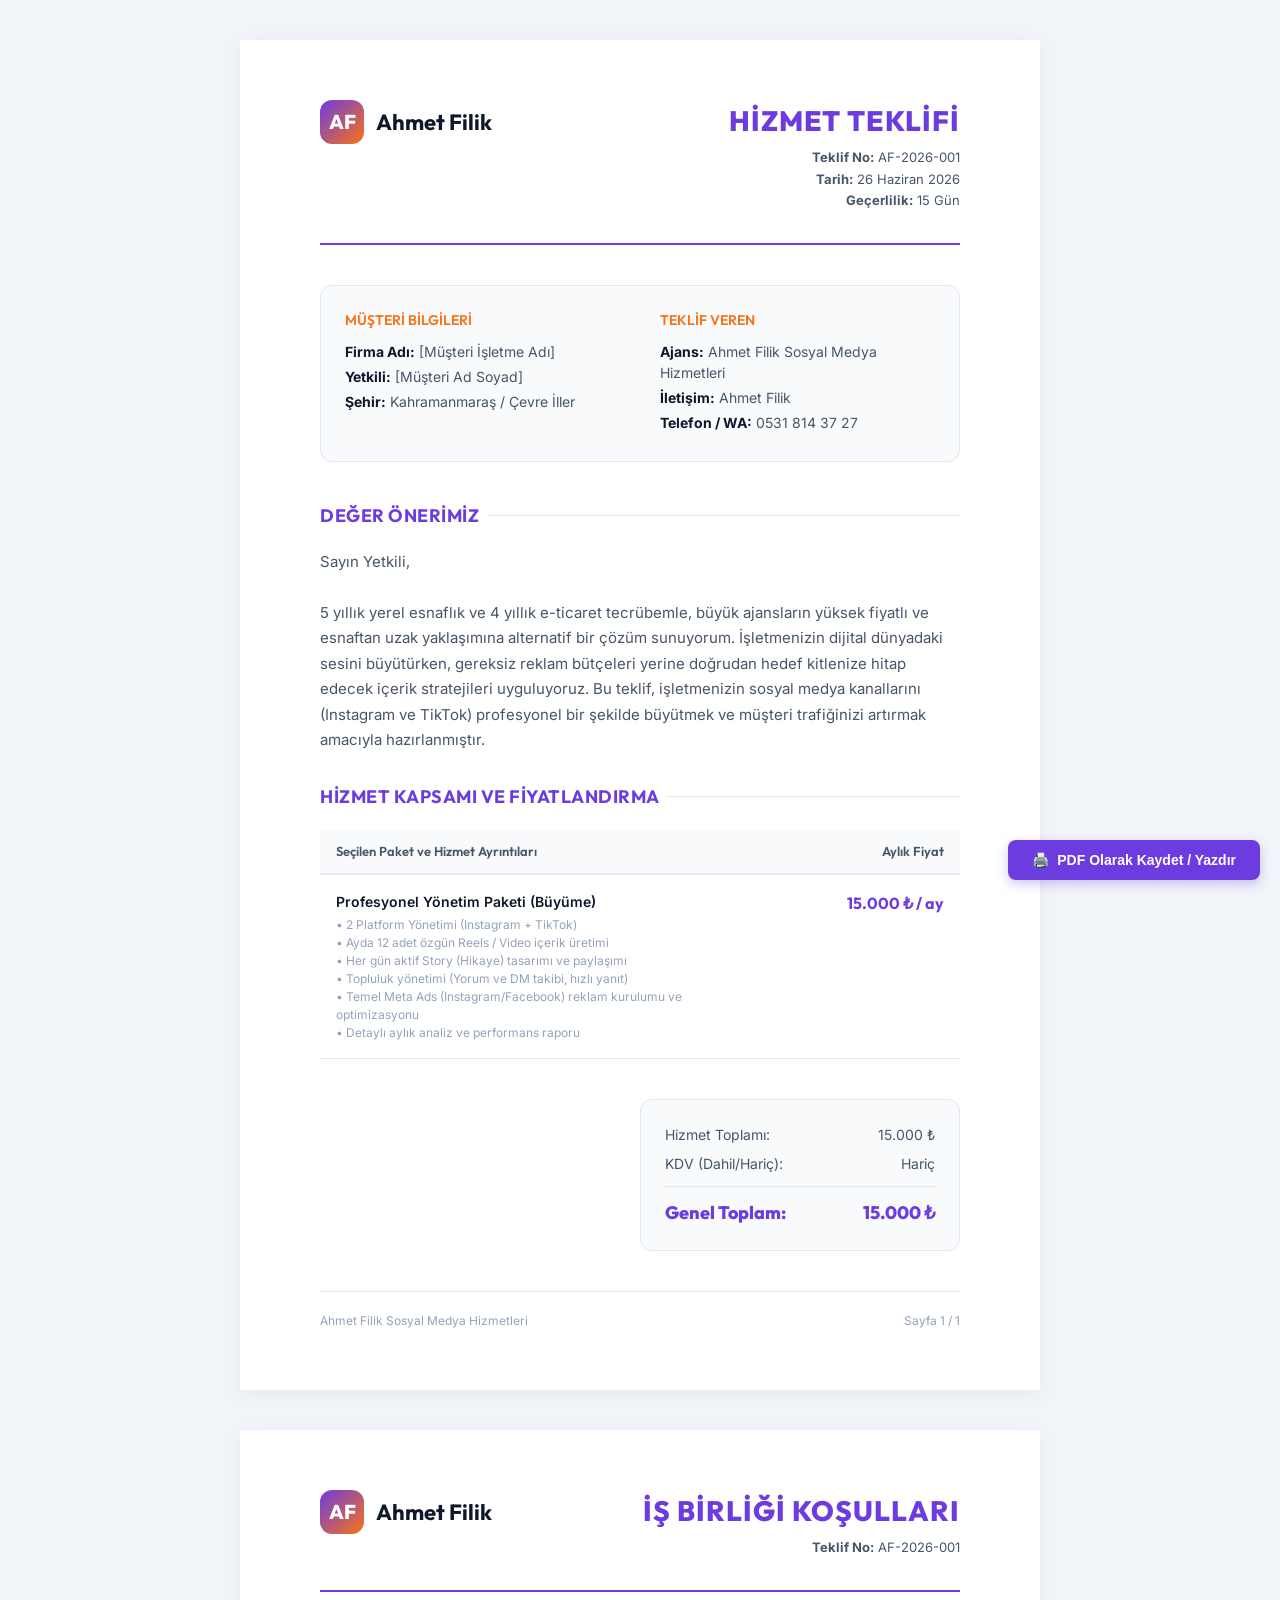
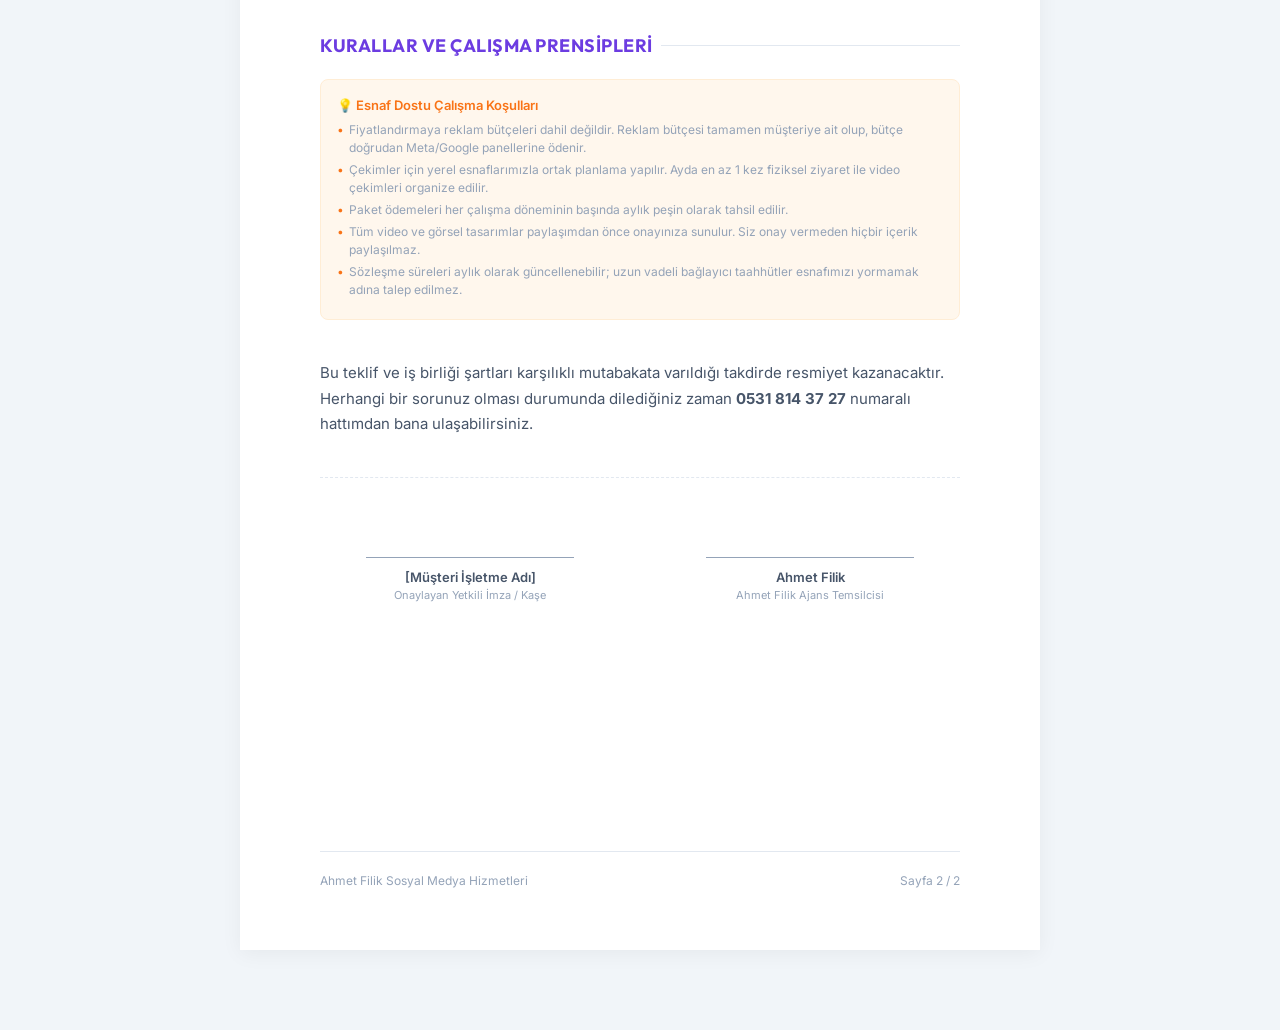
<file: teklif-sablonu.html>
<!DOCTYPE html>
<html lang="tr">
<head>
  <meta charset="UTF-8">
  <meta name="viewport" content="width=device-width, initial-scale=1.0">
  <title>Sosyal Medya Yönetim Teklifi — Ahmet Filik Ajans</title>
  <style>
    @import url('https://fonts.googleapis.com/css2?family=Inter:wght@300;400;500;600;700;800&family=Outfit:wght@400;500;600;700;800&display=swap');

    :root {
      --primary: #6C3CE1;
      --primary-light: #8B5CF6;
      --primary-dark: #5521C4;
      --accent: #F97316;
      --text-primary: #0F172A;
      --text-secondary: #475569;
      --text-muted: #94A3B8;
      --bg-light: #F8FAFC;
      --border: #E2E8F0;
    }

    * {
      margin: 0;
      padding: 0;
      box-sizing: border-box;
    }

    body {
      font-family: 'Inter', sans-serif;
      color: var(--text-primary);
      background-color: #F1F5F9;
      line-height: 1.5;
      padding: 40px 20px;
    }

    /* A4 Page Setup */
    .proposal-page {
      background: white;
      max-width: 800px;
      margin: 0 auto 40px auto;
      padding: 60px 80px;
      box-shadow: 0 4px 20px rgba(0, 0, 0, 0.05);
      position: relative;
      min-height: 1120px; /* Standard A4 ratio */
      display: flex;
      flex-direction: column;
      justify-content: space-between;
    }

    .proposal-header {
      display: flex;
      justify-content: space-between;
      align-items: flex-start;
      border-bottom: 2px solid var(--primary);
      padding-bottom: 30px;
      margin-bottom: 40px;
    }

    .logo-container {
      display: flex;
      align-items: center;
      gap: 12px;
    }

    .logo-icon {
      width: 44px;
      height: 44px;
      border-radius: 12px;
      background: linear-gradient(135deg, var(--primary) 0%, var(--accent) 100%);
      display: flex;
      align-items: center;
      justify-content: center;
      font-family: 'Outfit', sans-serif;
      font-weight: 800;
      font-size: 20px;
      color: white;
    }

    .logo-text {
      font-family: 'Outfit', sans-serif;
      font-weight: 700;
      font-size: 22px;
      color: var(--text-primary);
    }

    .proposal-title-meta {
      text-align: right;
    }

    .proposal-title-meta h1 {
      font-family: 'Outfit', sans-serif;
      font-size: 28px;
      font-weight: 800;
      color: var(--primary);
      text-transform: uppercase;
      letter-spacing: 1px;
      margin-bottom: 6px;
    }

    .meta-item {
      font-size: 13px;
      color: var(--text-secondary);
      margin-bottom: 2px;
    }

    .section-title {
      font-family: 'Outfit', sans-serif;
      font-size: 18px;
      font-weight: 700;
      color: var(--primary);
      margin-bottom: 20px;
      display: flex;
      align-items: center;
      gap: 8px;
      text-transform: uppercase;
      letter-spacing: 0.5px;
    }

    .section-title::after {
      content: '';
      flex: 1;
      height: 1px;
      background: var(--border);
    }

    .client-info-grid {
      display: grid;
      grid-template-columns: 1fr 1fr;
      gap: 40px;
      background: var(--bg-light);
      padding: 24px;
      border-radius: 12px;
      border: 1px solid var(--border);
      margin-bottom: 40px;
    }

    .info-col h3 {
      font-family: 'Outfit', sans-serif;
      font-size: 14px;
      font-weight: 600;
      color: var(--accent);
      text-transform: uppercase;
      margin-bottom: 10px;
    }

    .info-col p {
      font-size: 14px;
      color: var(--text-secondary);
      margin-bottom: 4px;
    }

    .info-col strong {
      color: var(--text-primary);
    }

    .proposal-body {
      flex: 1;
    }

    .intro-paragraph {
      font-size: 15px;
      color: var(--text-secondary);
      line-height: 1.7;
      margin-bottom: 30px;
    }

    /* Scope of Work Table */
    .services-table {
      width: 100%;
      border-collapse: collapse;
      margin-bottom: 40px;
    }

    .services-table th {
      background: var(--bg-light);
      font-family: 'Outfit', sans-serif;
      font-size: 13px;
      font-weight: 600;
      color: var(--text-secondary);
      text-align: left;
      padding: 12px 16px;
      border-bottom: 2px solid var(--border);
    }

    .services-table td {
      padding: 16px;
      font-size: 14px;
      border-bottom: 1px solid var(--border);
      color: var(--text-secondary);
      vertical-align: top;
    }

    .services-table tr:hover td {
      background: rgba(108, 60, 225, 0.02);
    }

    .service-title {
      font-weight: 600;
      color: var(--text-primary);
      margin-bottom: 4px;
    }

    .service-desc {
      font-size: 12px;
      color: var(--text-muted);
    }

    .service-price {
      font-family: 'Outfit', sans-serif;
      font-weight: 700;
      color: var(--primary);
      font-size: 16px;
      white-space: nowrap;
    }

    .pricing-summary {
      display: flex;
      justify-content: flex-end;
      margin-bottom: 40px;
    }

    .summary-card {
      background: var(--bg-light);
      border: 1px solid var(--border);
      padding: 24px;
      border-radius: 12px;
      width: 320px;
    }

    .summary-row {
      display: flex;
      justify-content: space-between;
      font-size: 14px;
      color: var(--text-secondary);
      margin-bottom: 8px;
    }

    .summary-row.total {
      font-family: 'Outfit', sans-serif;
      font-size: 18px;
      font-weight: 800;
      color: var(--primary);
      border-top: 1px solid var(--border);
      padding-top: 12px;
      margin-top: 12px;
      margin-bottom: 0;
    }

    .terms-notes {
      font-size: 12px;
      color: var(--text-muted);
      background: #FFF7ED;
      border: 1px solid #FFEDD5;
      padding: 16px;
      border-radius: 8px;
      margin-bottom: 40px;
    }

    .terms-notes h4 {
      color: var(--accent);
      font-weight: 600;
      margin-bottom: 6px;
      font-size: 13px;
    }

    .terms-notes ul {
      list-style-type: none;
    }

    .terms-notes li {
      margin-bottom: 4px;
      padding-left: 12px;
      position: relative;
    }

    .terms-notes li::before {
      content: '•';
      position: absolute;
      left: 0;
      color: var(--accent);
    }

    .proposal-footer {
      border-top: 1px solid var(--border);
      padding-top: 20px;
      display: flex;
      justify-content: space-between;
      align-items: center;
      font-size: 12px;
      color: var(--text-muted);
    }

    .signatures {
      display: grid;
      grid-template-columns: 1fr 1fr;
      gap: 40px;
      margin-top: 40px;
      padding-top: 20px;
      border-top: 1px dashed var(--border);
    }

    .signature-box {
      text-align: center;
      padding: 20px;
    }

    .signature-line {
      height: 40px;
      border-bottom: 1px solid var(--text-muted);
      margin-bottom: 10px;
      width: 80%;
      margin-left: auto;
      margin-right: auto;
    }

    .signature-title {
      font-size: 13px;
      font-weight: 600;
      color: var(--text-secondary);
    }

    .signature-subtitle {
      font-size: 11px;
      color: var(--text-muted);
    }

    .print-btn {
      position: fixed;
      bottom: 20px;
      right: 20px;
      background: var(--primary);
      color: white;
      border: none;
      padding: 12px 24px;
      border-radius: 8px;
      font-weight: 600;
      cursor: pointer;
      box-shadow: 0 4px 12px rgba(108, 60, 225, 0.3);
      display: flex;
      align-items: center;
      gap: 8px;
      font-size: 14px;
      z-index: 9999;
      transition: all 0.3s;
    }

    .print-btn:hover {
      background: var(--primary-light);
      transform: translateY(-2px);
    }

    /* Print styling overrides */
    @media print {
      body {
        background: white;
        padding: 0;
      }
      .proposal-page {
        box-shadow: none;
        margin: 0;
        padding: 40px 60px;
        page-break-after: always;
        min-height: 100vh;
      }
      .print-btn {
        display: none;
      }
    }
  </style>
</head>
<body>

  <!-- Print Button -->
  <button class="print-btn" onclick="window.print()">
    <span>🖨️</span> PDF Olarak Kaydet / Yazdır
  </button>

  <!-- PAGE 1: Proposal Details -->
  <div class="proposal-page">
    <div>
      <!-- Header -->
      <div class="proposal-header">
        <div class="logo-container">
          <div class="logo-icon">AF</div>
          <div class="logo-text">Ahmet Filik</div>
        </div>
        <div class="proposal-title-meta">
          <h1>Hizmet Teklifi</h1>
          <div class="meta-item"><strong>Teklif No:</strong> AF-2026-001</div>
          <div class="meta-item"><strong>Tarih:</strong> <span contenteditable="true">26 Haziran 2026</span></div>
          <div class="meta-item"><strong>Geçerlilik:</strong> <span contenteditable="true">15 Gün</span></div>
        </div>
      </div>

      <!-- Client & Agent Info -->
      <div class="client-info-grid">
        <div class="info-col">
          <h3>Müşteri Bilgileri</h3>
          <p><strong>Firma Adı:</strong> <span contenteditable="true">[Müşteri İşletme Adı]</span></p>
          <p><strong>Yetkili:</strong> <span contenteditable="true">[Müşteri Ad Soyad]</span></p>
          <p><strong>Şehir:</strong> <span contenteditable="true">Kahramanmaraş / Çevre İller</span></p>
        </div>
        <div class="info-col">
          <h3>Teklif Veren</h3>
          <p><strong>Ajans:</strong> Ahmet Filik Sosyal Medya Hizmetleri</p>
          <p><strong>İletişim:</strong> Ahmet Filik</p>
          <p><strong>Telefon / WA:</strong> 0531 814 37 27</p>
        </div>
      </div>

      <!-- Introduction -->
      <div class="proposal-body">
        <div class="section-title">Değer Önerimiz</div>
        <p class="intro-paragraph">
          Sayın Yetkili,<br/><br/>
          5 yıllık yerel esnaflık ve 4 yıllık e-ticaret tecrübemle, büyük ajansların yüksek fiyatlı ve esnaftan uzak yaklaşımına alternatif bir çözüm sunuyorum. İşletmenizin dijital dünyadaki sesini büyütürken, gereksiz reklam bütçeleri yerine doğrudan hedef kitlenize hitap edecek içerik stratejileri uyguluyoruz. 
          Bu teklif, işletmenizin sosyal medya kanallarını (Instagram ve TikTok) profesyonel bir şekilde büyütmek ve müşteri trafiğinizi artırmak amacıyla hazırlanmıştır.
        </p>

        <!-- Services -->
        <div class="section-title">Hizmet Kapsamı ve Fiyatlandırma</div>
        <table class="services-table">
          <thead>
            <tr>
              <th style="width: 70%;">Seçilen Paket ve Hizmet Ayrıntıları</th>
              <th style="width: 30%; text-align: right;">Aylık Fiyat</th>
            </tr>
          </thead>
          <tbody>
            <tr>
              <td>
                <div class="service-title" contenteditable="true">Profesyonel Yönetim Paketi (Büyüme)</div>
                <div class="service-desc" contenteditable="true">
                  • 2 Platform Yönetimi (Instagram + TikTok)<br/>
                  • Ayda 12 adet özgün Reels / Video içerik üretimi<br/>
                  • Her gün aktif Story (Hikaye) tasarımı ve paylaşımı<br/>
                  • Topluluk yönetimi (Yorum ve DM takibi, hızlı yanıt)<br/>
                  • Temel Meta Ads (Instagram/Facebook) reklam kurulumu ve optimizasyonu<br/>
                  • Detaylı aylık analiz ve performans raporu
                </div>
              </td>
              <td style="text-align: right;">
                <div class="service-price" contenteditable="true">15.000 ₺ / ay</div>
              </td>
            </tr>
          </tbody>
        </table>

        <!-- Pricing Summary -->
        <div class="pricing-summary">
          <div class="summary-card">
            <div class="summary-row">
              <span>Hizmet Toplamı:</span>
              <span contenteditable="true">15.000 ₺</span>
            </div>
            <div class="summary-row">
              <span>KDV (Dahil/Hariç):</span>
              <span contenteditable="true">Hariç</span>
            </div>
            <div class="summary-row total">
              <span>Genel Toplam:</span>
              <span contenteditable="true">15.000 ₺</span>
            </div>
          </div>
        </div>
      </div>
    </div>

    <!-- Footer of Page 1 -->
    <div class="proposal-footer">
      <span>Ahmet Filik Sosyal Medya Hizmetleri</span>
      <span>Sayfa 1 / 1</span>
    </div>
  </div>

  <!-- PAGE 2: Terms and Conditions -->
  <div class="proposal-page">
    <div>
      <!-- Header -->
      <div class="proposal-header">
        <div class="logo-container">
          <div class="logo-icon">AF</div>
          <div class="logo-text">Ahmet Filik</div>
        </div>
        <div class="proposal-title-meta">
          <h1>İş Birliği Koşulları</h1>
          <div class="meta-item"><strong>Teklif No:</strong> AF-2026-001</div>
        </div>
      </div>

      <div class="proposal-body">
        <div class="section-title">Kurallar ve Çalışma Prensipleri</div>
        
        <div class="terms-notes">
          <h4>💡 Esnaf Dostu Çalışma Koşulları</h4>
          <ul>
            <li>Fiyatlandırmaya reklam bütçeleri dahil değildir. Reklam bütçesi tamamen müşteriye ait olup, bütçe doğrudan Meta/Google panellerine ödenir.</li>
            <li>Çekimler için yerel esnaflarımızla ortak planlama yapılır. Ayda en az 1 kez fiziksel ziyaret ile video çekimleri organize edilir.</li>
            <li>Paket ödemeleri her çalışma döneminin başında aylık peşin olarak tahsil edilir.</li>
            <li>Tüm video ve görsel tasarımlar paylaşımdan önce onayınıza sunulur. Siz onay vermeden hiçbir içerik paylaşılmaz.</li>
            <li>Sözleşme süreleri aylık olarak güncellenebilir; uzun vadeli bağlayıcı taahhütler esnafımızı yormamak adına talep edilmez.</li>
          </ul>
        </div>

        <div class="intro-paragraph" style="margin-top: 30px;">
          Bu teklif ve iş birliği şartları karşılıklı mutabakata varıldığı takdirde resmiyet kazanacaktır. Herhangi bir sorunuz olması durumunda dilediğiniz zaman <strong>0531 814 37 27</strong> numaralı hattımdan bana ulaşabilirsiniz.
        </div>

        <!-- Signatures -->
        <div class="signatures">
          <div class="signature-box">
            <div class="signature-line"></div>
            <div class="signature-title" contenteditable="true">[Müşteri İşletme Adı]</div>
            <div class="signature-subtitle">Onaylayan Yetkili İmza / Kaşe</div>
          </div>
          <div class="signature-box">
            <div class="signature-line"></div>
            <div class="signature-title">Ahmet Filik</div>
            <div class="signature-subtitle">Ahmet Filik Ajans Temsilcisi</div>
          </div>
        </div>
      </div>
    </div>

    <!-- Footer of Page 2 -->
    <div class="proposal-footer">
      <span>Ahmet Filik Sosyal Medya Hizmetleri</span>
      <span>Sayfa 2 / 2</span>
    </div>
  </div>

</body>
</html>
</file>
